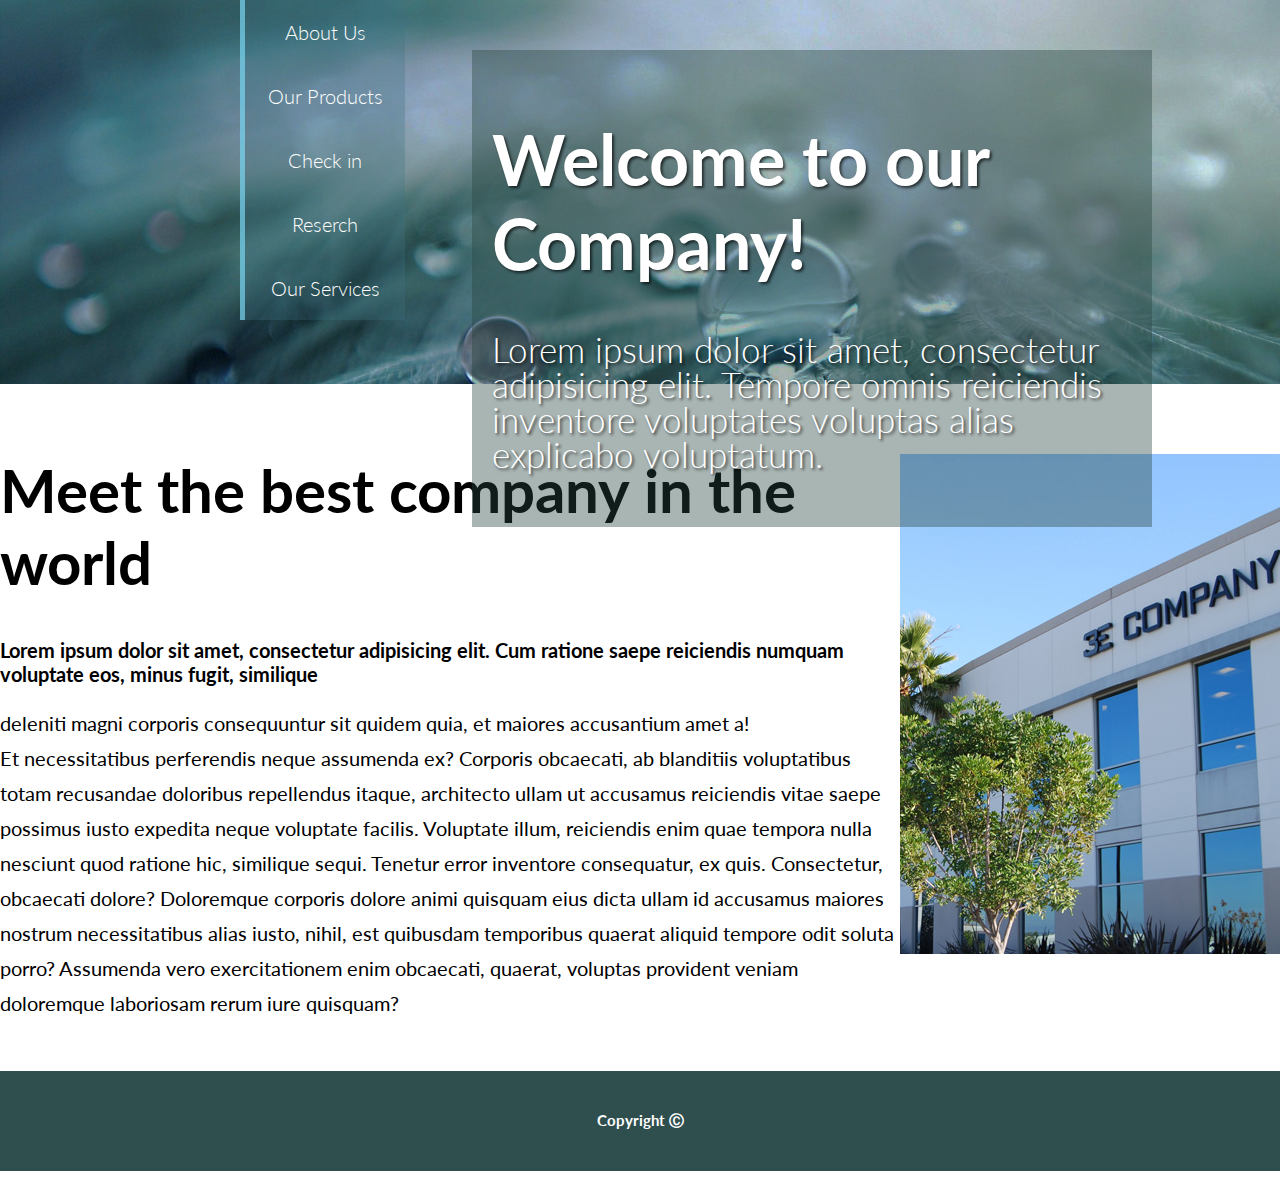
<file: doboz position/index.html>
<!DOCTYPE html>
<html lang="en">
<head>
  <meta charset="UTF-8">
  <meta name="viewport" content="width=device-width, initial-scale=1.0">
  <meta http-equiv="X-UA-Compatible" content="ie=edge">
  <link href="https://fonts.googleapis.com/css?family=Lato:300,400" rel="stylesheet">
  <link rel="stylesheet" href="style.css">
       
  <title>Document</title>
</head>
<body>
<div class="header-container">
  <header>
   <div class="banner">
         <nav class="menu-container">
        <ul class="menu">
            <li class="menu-item">About Us</li>
            <li class="menu-item"> Our Products </li>
            <li class="menu-item"> Check in </li>
            <li class="menu-item">Reserch</li>
            <li class="menu-item">Our Services</li>    
        </ul>
    </nav>  
  </div>
    <div class="company-intro">
    <h1> Welcome to our Company! </h1>
      <p>
    Lorem ipsum dolor sit amet, consectetur adipisicing elit. Tempore omnis reiciendis inventore voluptates voluptas alias explicabo voluptatum.
      </p>
    </div>
    
  </header>
</div>
<main class="main-container">
  <img class="company-image" src="./company.jpg" alt="">
    <div class="h1"><h1>Meet the best company in the world</h1>
    </div>
<div class="lead">
  Lorem ipsum dolor sit amet, consectetur adipisicing elit. Cum ratione saepe reiciendis numquam voluptate eos, minus fugit, similique
</div>
<p>
 deleniti magni corporis consequuntur sit quidem quia, et maiores accusantium amet a! <br>
Et necessitatibus perferendis neque assumenda ex? Corporis obcaecati, ab blanditiis voluptatibus totam recusandae doloribus repellendus itaque, architecto ullam ut accusamus reiciendis vitae saepe possimus iusto expedita neque voluptate facilis. Voluptate illum, reiciendis enim quae tempora nulla nesciunt quod ratione hic, similique sequi. Tenetur error inventore consequatur, ex quis. Consectetur, obcaecati dolore? Doloremque corporis dolore animi quisquam eius dicta ullam id accusamus maiores nostrum necessitatibus alias iusto, nihil, est quibusdam temporibus quaerat aliquid tempore odit soluta porro? Assumenda vero exercitationem enim obcaecati, quaerat, voluptas provident veniam doloremque laboriosam rerum iure quisquam?
</p>
</main>
<footer>
   Copyright Ⓒ
</footer>

</body>
</html>
</file>
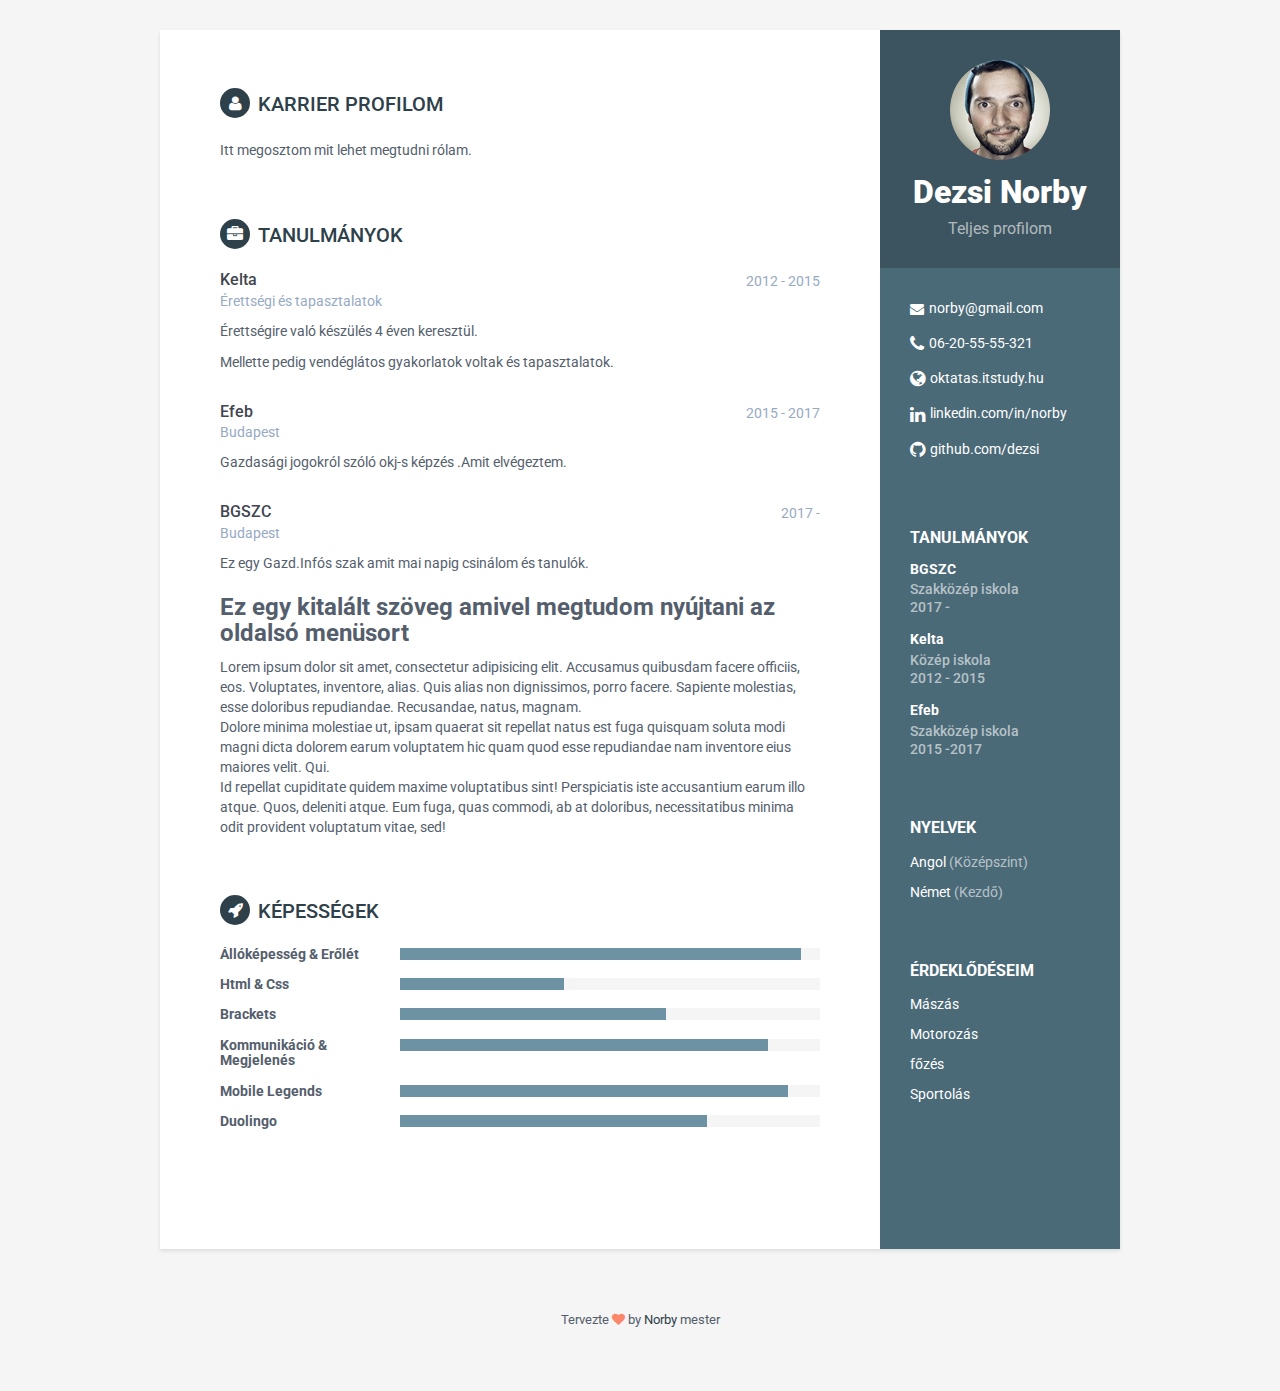
<file: Oneletrajz/index.html>
<!DOCTYPE html>
<!--[if IE 8]> <html lang="en" class="ie8"> <![endif]-->  
<!--[if IE 9]> <html lang="en" class="ie9"> <![endif]-->  
<!--[if !IE]><!--> <html lang="hu"> <!--<![endif]-->  
<head>
    <title>My website</title>
    <!-- Meta -->
    <meta charset="utf-8">
    <meta http-equiv="X-UA-Compatible" content="IE=edge">
    <meta name="viewport" content="width=device-width, initial-scale=1.0">
    <meta name="description" content="Responsive HTML5 Resume/CV Template for Developers">
    <meta name="author" content="Xiaoying Riley at 3rd Wave Media">    
    <link rel="shortcut icon" href="favicon.ico">  
    <link href='https://fonts.googleapis.com/css?family=Roboto:400,500,400italic,300italic,300,500italic,700,700italic,900,900italic' rel='stylesheet' type='text/css'>
    <!-- Global CSS -->
    <link rel="stylesheet" href="assets/plugins/bootstrap/css/bootstrap.min.css">   
    <!-- Plugins CSS -->
    <link rel="stylesheet" href="assets/plugins/font-awesome/css/font-awesome.css">
  
    <!-- Theme CSS -->  
    <link id="theme-style" rel="stylesheet" href="assets/css/styles-6.css" >
    <!-- HTML5 shim and Respond.js for IE8 support of HTML5 elements and media queries -->
    <!--[if lt IE 9]>
      <script src="https://oss.maxcdn.com/html5shiv/3.7.2/html5shiv.min.js"></script>
      <script src="https://oss.maxcdn.com/respond/1.4.2/respond.min.js"></script>
    <![endif]-->
</head> 

<body>
    <div class="wrapper">
        <div class="sidebar-wrapper">
            <div class="profile-container">
                <img class="profile" src="assets/images/profile.png" alt="" />
                <h1 class="name">Dezsi Norby</h1>
                <h3 class="tagline">Teljes profilom</h3>
            </div><!--//profile-container-->
            
            <div class="contact-container container-block">
                <ul class="list-unstyled contact-list">
                    <li class="email"><i class="fa fa-envelope"></i><a href="mailto: yourname@email.com">norby@gmail.com</a></li>
                    <li class="phone"><i class="fa fa-phone"></i><a href="tel:0123 456 789">06-20-55-55-321</a></li>
                    <li class="website"><i class="fa fa-globe"></i><a href="http://themes.3rdwavemedia.com/website-templates/free-responsive-website-template-for-developers/" target="_blank">oktatas.itstudy.hu</a></li>
                    <li class="linkedin"><i class="fa fa-linkedin"></i><a href="#" target="_blank">linkedin.com/in/norby</a></li>
                    <li class="github"><i class="fa fa-github"></i><a href="#" target="_blank">github.com/dezsi</a></li>
                    
                </ul>
            </div><!--//contact-container-->
            <div class="education-container container-block">
                <h2 class="container-block-title">Tanulmányok</h2>
                
                   <div class="item">
                    <h4 class="degree">BGSZC</h4>
                    <h5 class="meta">Szakközép iskola </h5>
                    <div class="time">2017 - </div>
                </div><!--//item-->
                
                   <div class="item">
                    <h4 class="degree">Kelta</h4>
                    <h5 class="meta">Közép iskola</h5>
                    <div class="time">2012 - 2015</div>
                </div><!--//item-->
                
                <div class="item">
                    <h4 class="degree">Efeb</h4>
                    <h5 class="meta">Szakközép iskola </h5>
                    <div class="time">2015 -2017 </div>
                </div><!--//item-->
                
            </div><!--//education-container-->
            
                   
            
               <div class="languages-container container-block">
                <h2 class="container-block-title">Nyelvek</h2>
                <ul class="list-unstyled interests-list">
                    <li>Angol <span class="lang-desc">(Középszint)</span></li>
                    <li>Német <span class="lang-desc">(Kezdő)</span></li>
                    
                </ul>
            </div><!--//interests-->
            
            <div class="interests-container container-block">
                <h2 class="container-block-title">Érdeklődéseim</h2>
                <ul class="list-unstyled interests-list">
                    <li>Mászás</li>
                    <li>Motorozás</li>
                    <li>főzés</li>
                    <li>Sportolás</li>
                </ul>
            </div><!--//interests-->
            
        </div><!--//sidebar-wrapper-->
        
        <div class="main-wrapper">
            
            <section class="section summary-section">
                <h2 class="section-title"><i class="fa fa-user"></i>Karrier profilom</h2>
                <div class="summary">
                    <p>Itt megosztom mit lehet megtudni rólam.</p>
                </div><!--//summary-->
            </section><!--//section-->
            
            <section class="section experiences-section">
                <h2 class="section-title"><i class="fa fa-briefcase"></i>Tanulmányok</h2>
                
                <div class="item">
                    <div class="meta">
                        <div class="upper-row">
                            <h3 class="job-title"> Kelta </h3>
                            <div class="time">2012 - 2015</div>
                        </div><!--//upper-row-->
                        <div class="company">Érettségi és tapasztalatok</div>
                    </div><!--//meta-->
                    <div class="details">
                        <p>Érettségire való készülés 4 éven keresztül.</p>  
                        <p>Mellette pedig vendéglátos gyakorlatok voltak és tapasztalatok. </p>
                    </div><!--//details-->
                </div><!--//item-->
                <div class="item">
                    <div class="meta">
                        <div class="upper-row">
                            <h3 class="job-title">Efeb</h3>
                            <div class="time">2015 - 2017</div>
                        </div><!--//upper-row-->
                        <div class="company">Budapest</div>
                    </div><!--//meta-->
                    <div class="details">
                        <p>Gazdasági jogokról szóló okj-s képzés .Amit elvégeztem.</p>  
                    </div><!--//details-->
                </div><!--//item-->
                
                   <div class="item">
                    <div class="meta">
                        <div class="upper-row">
                            <h3 class="job-title">BGSZC</h3>
                            <div class="time">2017 - </div>
                        </div><!--//upper-row-->
                        <div class="company">Budapest</div>
                    </div><!--//meta-->
                    <div class="details">
                        <p>Ez egy Gazd.Infós szak amit mai napig csinálom és tanulók.</p>  
                        
                    </div><!--//details-->
                    <h3>Ez egy kitalált szöveg amivel megtudom nyújtani az oldalsó menüsort</h3>
                    
                   <div>Lorem ipsum dolor sit amet, consectetur adipisicing elit. Accusamus quibusdam facere officiis, eos. Voluptates, inventore, alias. Quis alias non dignissimos, porro facere. Sapiente molestias, esse doloribus repudiandae. Recusandae, natus, magnam.</div>
                   <div>Dolore minima molestiae ut, ipsam quaerat sit repellat natus est fuga quisquam soluta modi magni dicta dolorem earum voluptatem hic quam quod esse repudiandae nam inventore eius maiores velit. Qui.</div>
                   <div>Id repellat cupiditate quidem maxime voluptatibus sint! Perspiciatis iste accusantium earum illo atque. Quos, deleniti atque. Eum fuga, quas commodi, ab at doloribus, necessitatibus minima odit provident voluptatum vitae, sed!</div>
                </div><!--//item-->
                
                
                
            </section><!--//section-->
            
           
            
            <section class="skills-section section">
                <h2 class="section-title"><i class="fa fa-rocket"></i>Képességek </h2>
                <div class="skillset">        
                    <div class="item">
                        <h3 class="level-title">Állóképesség &amp; Erőlét</h3>
                        <div class="level-bar">
                            <div class="level-bar-inner" data-level="98%">
                            </div>                                      
                        </div><!--//level-bar-->                                 
                    </div><!--//item-->
                    
                    <div class="item">
                        <h3 class="level-title">Html &amp; Css</h3>
                        <div class="level-bar">
                            <div class="level-bar-inner" data-level="40%">
                            </div>                                      
                        </div><!--//level-bar-->                                 
                    </div><!--//item-->
                    
                    <div class="item">
                        <h3 class="level-title">Brackets</h3>
                        <div class="level-bar">
                            <div class="level-bar-inner" data-level="65%">
                            </div>                                      
                        </div><!--//level-bar-->                                 
                    </div><!--//item-->
                    
                    <div class="item">
                        <h3 class="level-title">Kommunikáció &amp; Megjelenés</h3>
                        <div class="level-bar">
                            <div class="level-bar-inner" data-level="90%">
                            </div>                                      
                        </div><!--//level-bar-->                                 
                    </div><!--//item-->
                    
                    <div class="item">
                        <h3 class="level-title">Mobile Legends </h3>
                        <div class="level-bar">
                            <div class="level-bar-inner" data-level="95%">
                            </div>                                      
                        </div><!--//level-bar-->                                 
                    </div><!--//item-->
                    
                    <div class="item">
                        <h3 class="level-title">Duolingo </h3>
                        <div class="level-bar">
                            <div class="level-bar-inner" data-level="75%">
                            </div>                                      
                        </div><!--//level-bar-->                                 
                    </div><!--//item-->
                    
                </div>  
            </section><!--//skills-section-->
            
        </div><!--//main-body-->
    </div>
 
    <footer class="footer">
        <div class="text-center">
                <!--/* This template is released under the Creative Commons Attribution 3.0 License. Please keep the attribution link below when using for your own project. Thank you for your support. :) If you'd like to use the template without the attribution, you can check out other license options via our website: themes.3rdwavemedia.com */-->
                <small class="copyright">Tervezte <i class="fa fa-heart"></i> by <a href="http://themes.3rdwavemedia.com" target="_blank">Norby</a> mester</small>
        </div><!--//container-->
    </footer><!--//footer-->
 
    <!-- Javascript -->          
    <script type="text/javascript" src="assets/plugins/jquery-1.11.3.min.js"></script>
    <script type="text/javascript" src="assets/plugins/bootstrap/js/bootstrap.min.js"></script>    
    <!-- custom js -->
    <script type="text/javascript" src="assets/js/main.js"></script>            
</body>
</html>
</file>
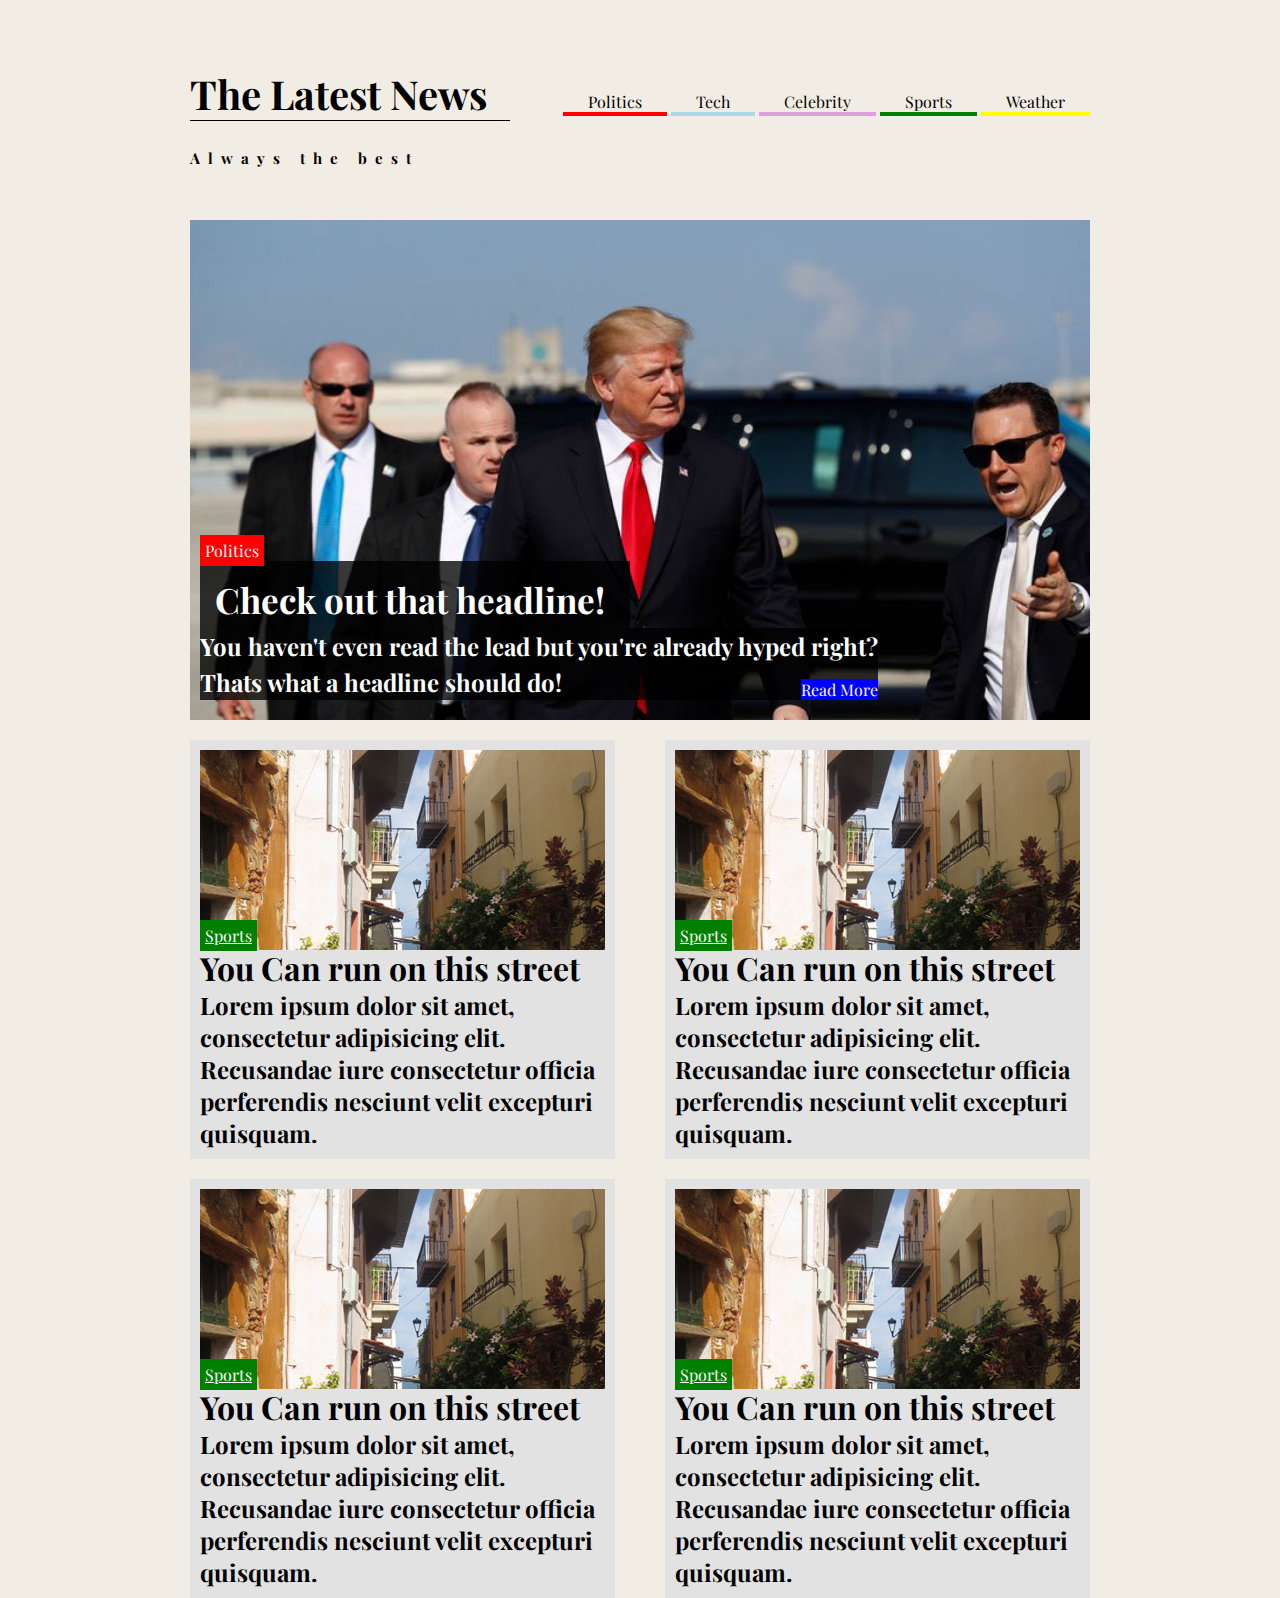
<file: start/index.html>
<!DOCTYPE html>
<html lang="en">
<head>
    <meta charset="UTF-8">
    <meta name="viewport" content="width=device-width, initial-scale=1.0">
    <meta http-equiv="X-UA-Compatible" content="ie=edge">
    <link rel="stylesheet" href="./style.css">
    <link href="https://fonts.googleapis.com/css?family=Playfair+Display:400,700" rel="stylesheet">
    <link href="https://fonts.googleapis.com/css?family=Merriweather" rel="stylesheet">
    <title>The News</title>
</head>
<body>
<header>
    <div class="logo">
        <h1>The Latest News</h1>
        <h2>Always the best</h2>
    </div>
    <nav class="menu-container">
        <ul class="menu">
            <li class="menu-item"><a href="#">Politics</a></li>
            <li class="menu-item"><a href="#">Tech</a></li>
            <li class="menu-item"><a href="#">Celebrity</a></li>
            <li class="menu-item"><a href="#">Sports</a></li>
            <li class="menu-item"><a href="#">Weather</a></li>
        </ul>
    </nav>
</header>
<main>
    <div class="main-article">
        <div class="crop">
            <img class="main-article-image" src="./banner.jpg" alt="">
        </div>
        <div class="main-article-content">
            <div class="tag tag-politics"> <a href="#">Politics</a></div>
            <h1 class="line">Check out that headline!</h1>
            <h2 class="line2">You haven't even read the lead but you're already hyped right? <br> Thats what a headline should do! </h2>
            <div class="continue-to-article"><a href="#">Read More</a></div>
        </div>
    </div>
    <div class="article-half-width article-left">
       <div class="half-width-crop">
            <img src="./img_chania.jpg" alt="">
       </div> 
        <div class="tag tag-sports"> <a href="#">Sports</a></div>
       <h1>You Can run on  this street</h1>
       <h2>Lorem ipsum dolor sit amet, consectetur adipisicing elit. Recusandae iure consectetur officia perferendis nesciunt velit excepturi quisquam.</h2>
    </div>
    <div class="article-half-width article-right">
       <div class="half-width-crop">
            <img src="./img_chania.jpg" alt="">
       </div> 
        <div class="tag tag-sports"> <a href="#">Sports</a></div>
       <h1>You Can run on  this street</h1>
       <h2>Lorem ipsum dolor sit amet, consectetur adipisicing elit. Recusandae iure consectetur officia perferendis nesciunt velit excepturi quisquam.</h2>
    </div>
     <div class="article-half-width article-left">
       <div class="half-width-crop">
            <img src="./img_chania.jpg" alt="">
       </div> 
        <div class="tag tag-sports"> <a href="#">Sports</a></div>
       <h1>You Can run on  this street</h1>
       <h2>Lorem ipsum dolor sit amet, consectetur adipisicing elit. Recusandae iure consectetur officia perferendis nesciunt velit excepturi quisquam.</h2>
    </div>
    <div class="article-half-width article-right">
       <div class="half-width-crop">
            <img src="./img_chania.jpg" alt="">
       </div> 
        <div class="tag tag-sports"> <a href="#">Sports</a></div>
       <h1>You Can run on  this street</h1>
       <h2>Lorem ipsum dolor sit amet, consectetur adipisicing elit. Recusandae iure consectetur officia perferendis nesciunt velit excepturi quisquam.</h2>
    </div>
</main>



</body>
</html>
</file>
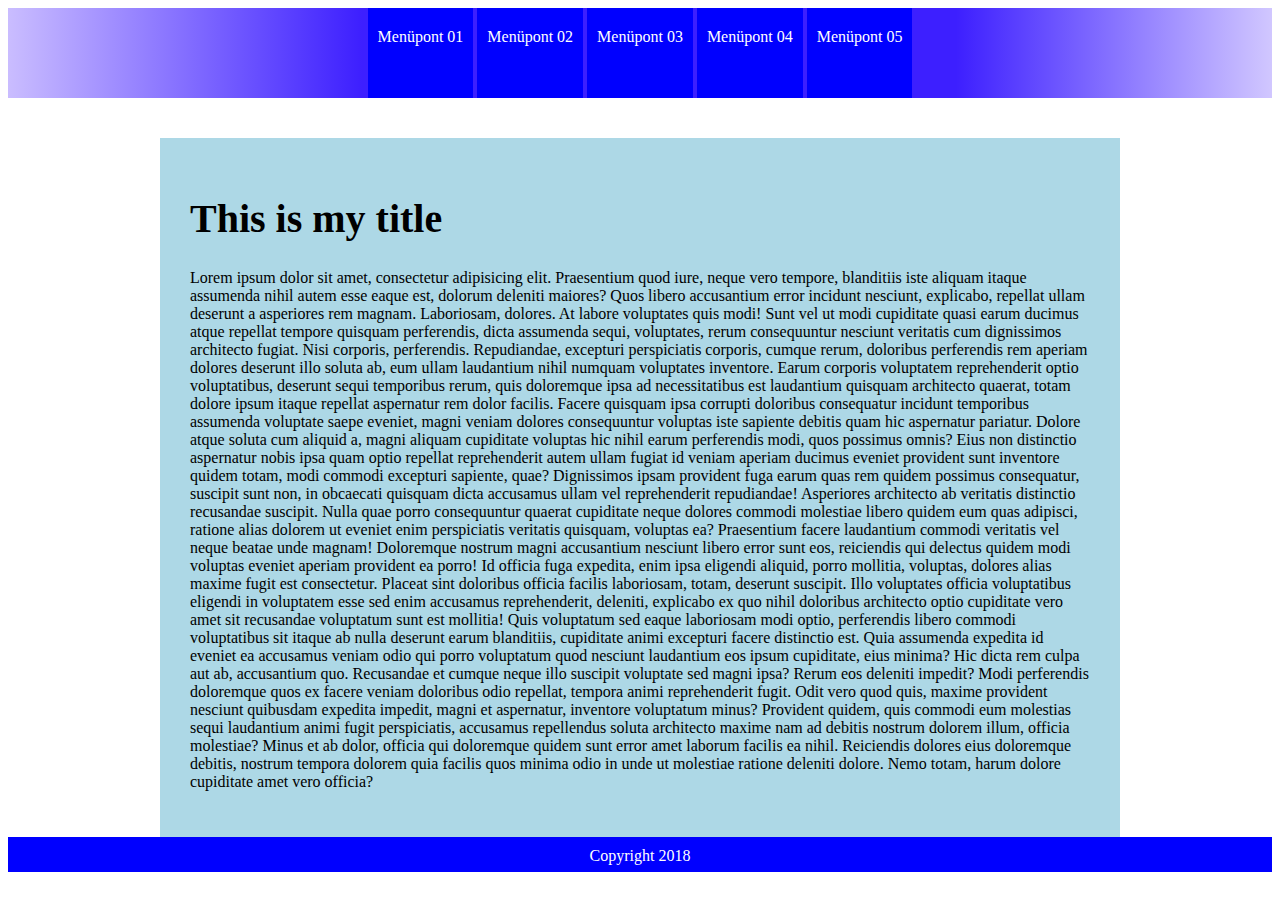
<file: dropdown-menu/fix-dropdown-menu.html>
<!DOCTYPE html>
<html lang="en">
<head>
    <meta charset="UTF-8">
    <title>Document</title>
    <link rel="stylesheet" href="./fix-dropdown-menu.css">
</head>
<body>
    <header>
<!--        nav.main-menu-container>ul.main-menu>li.main-menu-item{Menüpont $$}*5-->
       
           <nav class="main-menu-container">
            <ul class="main-menu">
                <li class="main-menu-item">Menüpont 01</li>
                <li class="main-menu-item">Menüpont 02</li>
                <li class="main-menu-item">Menüpont 03</li>
                <li class="main-menu-item">Menüpont 04</li>
                <li class="main-menu-item">Menüpont 05</li>
                
            </ul>
        </nav>
        
    </header>
    <main>
        
        <h1>This is my title</h1>
        <p>
        Lorem ipsum dolor sit amet, consectetur adipisicing elit. Praesentium quod iure, neque vero tempore, blanditiis iste aliquam itaque assumenda nihil autem esse eaque est, dolorum deleniti maiores? Quos libero accusantium error incidunt nesciunt, explicabo, repellat ullam deserunt a asperiores rem magnam. Laboriosam, dolores. At labore voluptates quis modi! Sunt vel ut modi cupiditate quasi earum ducimus atque repellat tempore quisquam perferendis, dicta assumenda sequi, voluptates, rerum consequuntur nesciunt veritatis cum dignissimos architecto fugiat. Nisi corporis, perferendis. Repudiandae, excepturi perspiciatis corporis, cumque rerum, doloribus perferendis rem aperiam dolores deserunt illo soluta ab, eum ullam laudantium nihil numquam voluptates inventore. Earum corporis voluptatem reprehenderit optio voluptatibus, deserunt sequi temporibus rerum, quis doloremque ipsa ad necessitatibus est laudantium quisquam architecto quaerat, totam dolore ipsum itaque repellat aspernatur rem dolor facilis. Facere quisquam ipsa corrupti doloribus consequatur incidunt temporibus assumenda voluptate saepe eveniet, magni veniam dolores consequuntur voluptas iste sapiente debitis quam hic aspernatur pariatur. Dolore atque soluta cum aliquid a, magni aliquam cupiditate voluptas hic nihil earum perferendis modi, quos possimus omnis? Eius non distinctio aspernatur nobis ipsa quam optio repellat reprehenderit autem ullam fugiat id veniam aperiam ducimus eveniet provident sunt inventore quidem totam, modi commodi excepturi sapiente, quae? Dignissimos ipsam provident fuga earum quas rem quidem possimus consequatur, suscipit sunt non, in obcaecati quisquam dicta accusamus ullam vel reprehenderit repudiandae! Asperiores architecto ab veritatis distinctio recusandae suscipit. Nulla quae porro consequuntur quaerat cupiditate neque dolores commodi molestiae libero quidem eum quas adipisci, ratione alias dolorem ut eveniet enim perspiciatis veritatis quisquam, voluptas ea? Praesentium facere laudantium commodi veritatis vel neque beatae unde magnam! Doloremque nostrum magni accusantium nesciunt libero error sunt eos, reiciendis qui delectus quidem modi voluptas eveniet aperiam provident ea porro! Id officia fuga expedita, enim ipsa eligendi aliquid, porro mollitia, voluptas, dolores alias maxime fugit est consectetur. Placeat sint doloribus officia facilis laboriosam, totam, deserunt suscipit. Illo voluptates officia voluptatibus eligendi in voluptatem esse sed enim accusamus reprehenderit, deleniti, explicabo ex quo nihil doloribus architecto optio cupiditate vero amet sit recusandae voluptatum sunt est mollitia! Quis voluptatum sed eaque laboriosam modi optio, perferendis libero commodi voluptatibus sit itaque ab nulla deserunt earum blanditiis, cupiditate animi excepturi facere distinctio est. Quia assumenda expedita id eveniet ea accusamus veniam odio qui porro voluptatum quod nesciunt laudantium eos ipsum cupiditate, eius minima? Hic dicta rem culpa aut ab, accusantium quo. Recusandae et cumque neque illo suscipit voluptate sed magni ipsa? Rerum eos deleniti impedit? Modi perferendis doloremque quos ex facere veniam doloribus odio repellat, tempora animi reprehenderit fugit. Odit vero quod quis, maxime provident nesciunt quibusdam expedita impedit, magni et aspernatur, inventore voluptatum minus? Provident quidem, quis commodi eum molestias sequi laudantium animi fugit perspiciatis, accusamus repellendus soluta architecto maxime nam ad debitis nostrum dolorem illum, officia molestiae? Minus et ab dolor, officia qui doloremque quidem sunt error amet laborum facilis ea nihil. Reiciendis dolores eius doloremque debitis, nostrum tempora dolorem quia facilis quos minima odio in unde ut molestiae ratione deleniti dolore. Nemo totam, harum dolore cupiditate amet vero officia?
        </p>
    </main>
    <footer>
        Copyright 2018
    </footer>
</body>
</html>
</file>
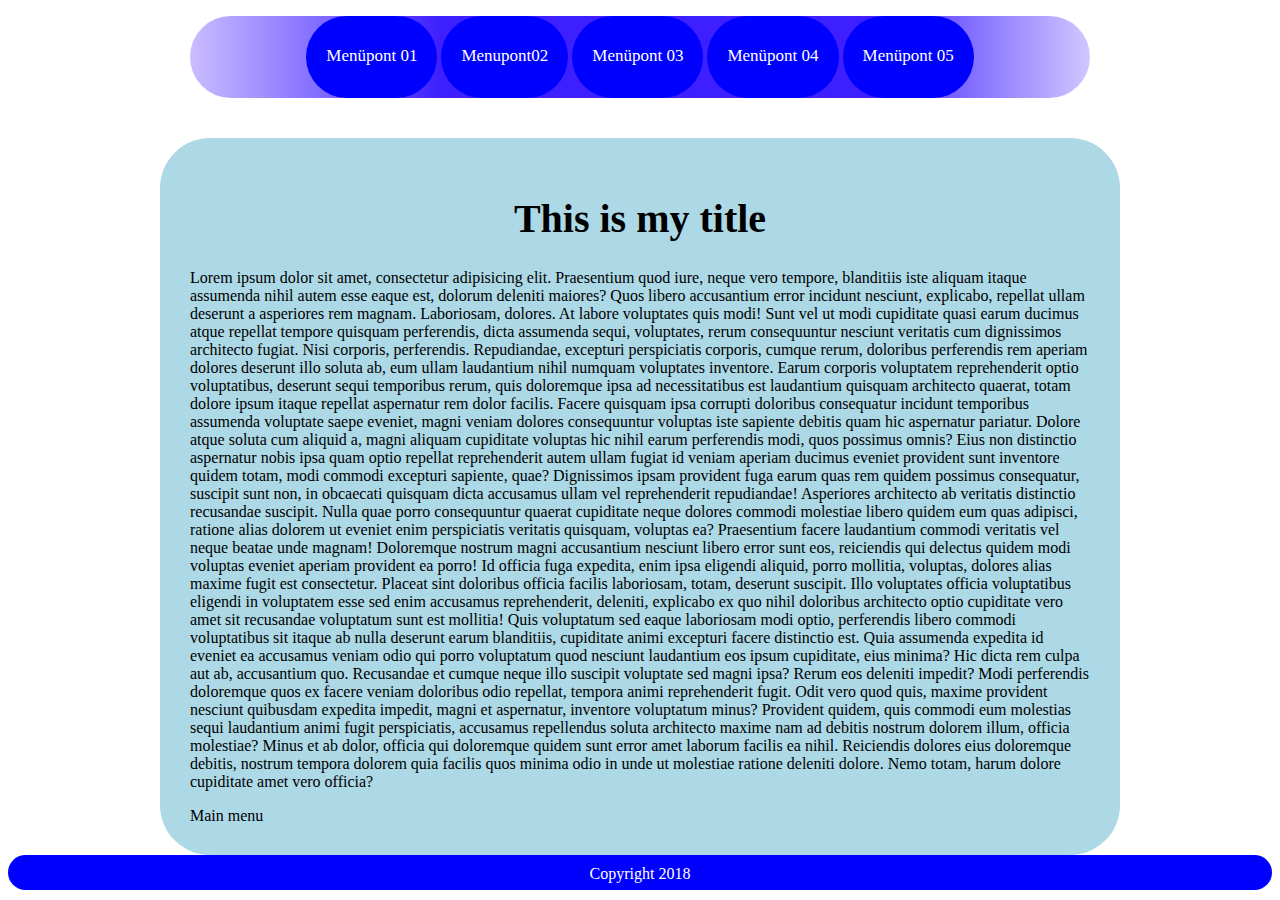
<file: dropdown-menu/fix-dropdown-menu2.html>
<!DOCTYPE html>
<html lang="en">
<head>
    <meta charset="UTF-8">
    <title>Document</title>
    <link rel="stylesheet" href="./fix-dropdown-menu2.css">
</head>
<body>
    <header>
<!--        nav.main-menu-container>ul.main-menu>li.main-menu-item{Menüpont $$}*5-->
       
           <nav class="main-menu-container">
            <ul class="main-menu">
                <li class="main-menu-item">Menüpont 01</li>
                <li class="main-menu-item">
                    Menupont02

                    <ul class="submenu">
                        <li class="submenu-item">submenu1</li>
                        <li class="submenu-item">submenu2</li>
                        <li class="submenu-item">submenu3</li>     
                    </ul>
                    </li>         
                        <li class="main-menu-item">Menüpont 03</li>
                        <li class="main-menu-item">Menüpont 04
                
                     <ul class="submenu">
                        <li class="submenu-item">submenu1</li>
                        <li class="submenu-item">submenu2</li>
                        <li class="submenu-item">submenu3</li>     
                    </ul>
                    
                
                    </li>
                        <li class="main-menu-item">Menüpont 05</li>
                
                    </ul>
            </nav>
        
    </header>
    <main>
        
        <h1>This is my title</h1>
        <p>
        Lorem ipsum dolor sit amet, consectetur adipisicing elit. Praesentium quod iure, neque vero tempore, blanditiis iste aliquam itaque assumenda nihil autem esse eaque est, dolorum deleniti maiores? Quos libero accusantium error incidunt nesciunt, explicabo, repellat ullam deserunt a asperiores rem magnam. Laboriosam, dolores. At labore voluptates quis modi! Sunt vel ut modi cupiditate quasi earum ducimus atque repellat tempore quisquam perferendis, dicta assumenda sequi, voluptates, rerum consequuntur nesciunt veritatis cum dignissimos architecto fugiat. Nisi corporis, perferendis. Repudiandae, excepturi perspiciatis corporis, cumque rerum, doloribus perferendis rem aperiam dolores deserunt illo soluta ab, eum ullam laudantium nihil numquam voluptates inventore. Earum corporis voluptatem reprehenderit optio voluptatibus, deserunt sequi temporibus rerum, quis doloremque ipsa ad necessitatibus est laudantium quisquam architecto quaerat, totam dolore ipsum itaque repellat aspernatur rem dolor facilis. Facere quisquam ipsa corrupti doloribus consequatur incidunt temporibus assumenda voluptate saepe eveniet, magni veniam dolores consequuntur voluptas iste sapiente debitis quam hic aspernatur pariatur. Dolore atque soluta cum aliquid a, magni aliquam cupiditate voluptas hic nihil earum perferendis modi, quos possimus omnis? Eius non distinctio aspernatur nobis ipsa quam optio repellat reprehenderit autem ullam fugiat id veniam aperiam ducimus eveniet provident sunt inventore quidem totam, modi commodi excepturi sapiente, quae? Dignissimos ipsam provident fuga earum quas rem quidem possimus consequatur, suscipit sunt non, in obcaecati quisquam dicta accusamus ullam vel reprehenderit repudiandae! Asperiores architecto ab veritatis distinctio recusandae suscipit. Nulla quae porro consequuntur quaerat cupiditate neque dolores commodi molestiae libero quidem eum quas adipisci, ratione alias dolorem ut eveniet enim perspiciatis veritatis quisquam, voluptas ea? Praesentium facere laudantium commodi veritatis vel neque beatae unde magnam! Doloremque nostrum magni accusantium nesciunt libero error sunt eos, reiciendis qui delectus quidem modi voluptas eveniet aperiam provident ea porro! Id officia fuga expedita, enim ipsa eligendi aliquid, porro mollitia, voluptas, dolores alias maxime fugit est consectetur. Placeat sint doloribus officia facilis laboriosam, totam, deserunt suscipit. Illo voluptates officia voluptatibus eligendi in voluptatem esse sed enim accusamus reprehenderit, deleniti, explicabo ex quo nihil doloribus architecto optio cupiditate vero amet sit recusandae voluptatum sunt est mollitia! Quis voluptatum sed eaque laboriosam modi optio, perferendis libero commodi voluptatibus sit itaque ab nulla deserunt earum blanditiis, cupiditate animi excepturi facere distinctio est. Quia assumenda expedita id eveniet ea accusamus veniam odio qui porro voluptatum quod nesciunt laudantium eos ipsum cupiditate, eius minima? Hic dicta rem culpa aut ab, accusantium quo. Recusandae et cumque neque illo suscipit voluptate sed magni ipsa? Rerum eos deleniti impedit? Modi perferendis doloremque quos ex facere veniam doloribus odio repellat, tempora animi reprehenderit fugit. Odit vero quod quis, maxime provident nesciunt quibusdam expedita impedit, magni et aspernatur, inventore voluptatum minus? Provident quidem, quis commodi eum molestias sequi laudantium animi fugit perspiciatis, accusamus repellendus soluta architecto maxime nam ad debitis nostrum dolorem illum, officia molestiae? Minus et ab dolor, officia qui doloremque quidem sunt error amet laborum facilis ea nihil. Reiciendis dolores eius doloremque debitis, nostrum tempora dolorem quia facilis quos minima odio in unde ut molestiae ratione deleniti dolore. Nemo totam, harum dolore cupiditate amet vero officia?
        </p>
    
                    <input type="checkbox" id="menu-checkbox" class="menu-checkbox-input">
                    <label for="menu-checkbox" class="menu-checkbox-label">Main menu</label>
<!--    ul.gombos-menu>li.gombos-menu-item{menupont$$}*3-->
               <ul class="gombos-menu">
                   <li class="gombos-menu-item">menupont01</li>
                   <li class="gombos-menu-item">menupont02</li>
                   <li class="gombos-menu-item">menupont03</li>
               </ul>
    
    </main>
    <footer>
        Copyright 2018
    </footer>
</body>
</html>
</file>
<file: doboz position/style.css>
/*csslint fallback-colors: false, order-alphabetical: false, box-model: false*/

body {
  margin:0 ;
  padding: 0;
  font-family: 'Lato', sans-serif;
    
}

.header-container {
  /* 100% lesz a szélessége: */
  background-size: 100%;
  position: relative;
  /* ennek az elemnek a magassága a böngésző szélességének 40%-a (verticalWidth) */
  height: 30vw;
    margin-bottom: 70px;
}
header {

  font-weight: 300;
}
img
{
float: right;    
}
nav {
/*  margin-top: 30px;*/
/*  width: 1000px;*/
  margin: 0 100px;
    
}

.menu
{
    margin: 0;
    position: relative;
    left: 100px;
}
.menu-item {

  
 list-style: none;
 padding: 20px 20px;
  width: 120px;
  background-color: rgba(63,117,134, 0.3);
  color: white;
  text-align: center;
 border-left: 5px solid rgba(129, 225, 255, 0.63);
    font-size: 20px;
    
    
    
}

.menu-item:hover  {
  padding: 25px 25px;
    cursor: pointer;
    background-color: #4cc3c3;
    transition: all 0.2s ease-in-out;
    
    
}
.company-intro
{
    position: absolute;
    background-color: rgba(40, 70, 66, 0.4);
    text-shadow: 2px 2px 3px rgba(0, 0, 0, 0.65);
    right: 10vw;
    top: 50px;
    padding: 20px;
    font-size: 35px;
    width: 50%;
    color: white;
        
    
}

.banner
{
    background-image: url(banner.jpg);
    background-size: 100%;
    height: 30vw;
    width: 100%;
    
}

.main-container
{
   width: 1300px ;
    margin: 0 auto;
    margin-bottom: 50px;
    
    font-size: 20px;
}
p{
    line-height: 35px;
}
.h1
{
    font-size: 30px;
    
}
{
    
}
footer
{
    text-align: center;
    margin: 0 auto;
    padding: 40px 40px;
    background-color: darkslategrey;
    font-weight: bold;
    font-size: 15px;
    color: white;
    margin-bottom: 20px;
    
    
}
.lead
{
    font-weight: bold;
}
</file>
<file: Oneletrajz/assets/css/styles-6.css>
/*   
 * Template Name: Orbit - Responsive Resume/CV Template for Developers
 * Version: 1.0
 * Author: Xiaoying Riley
 * Twitter: @3rdwave_themes
 * License: Creative Commons Attribution 3.0 License
 * Website: http://themes.3rdwavemedia.com/
*/
/* styles-6.css */
/* ======= Base ======= */
body {
  font-family: 'Roboto', sans-serif;
  color: #545E6C;
  background: #f5f5f5;
  font-size: 14px;
  padding: 30px;
  -webkit-font-smoothing: antialiased;
  -moz-osx-font-smoothing: grayscale;
}
h1,
h2,
h3,
h4,
h5,
h6 {
  font-weight: 700;
}
a {
  color: #2e4049;
  -webkit-transition: all 0.4s ease-in-out;
  -moz-transition: all 0.4s ease-in-out;
  -ms-transition: all 0.4s ease-in-out;
  -o-transition: all 0.4s ease-in-out;
}
a:hover {
  text-decoration: underline;
  color: #10171a;
}
a:focus {
  text-decoration: none;
}
p {
  line-height: 1.5;
}
.wrapper {
  background: #4B6A78;
  max-width: 960px;
  margin: 0 auto;
  position: relative;
  -webkit-box-shadow: 0px 2px 4px rgba(0, 0, 0, 0.1);
  -moz-box-shadow: 0px 2px 4px rgba(0, 0, 0, 0.1);
  box-shadow: 0px 2px 4px rgba(0, 0, 0, 0.1);
}
.sidebar-wrapper {
  background: #4B6A78;
  position: absolute;
  right: 0;
  width: 240px;
  height: 100%;
  min-height: 800px;
  color: #fff;
}
.sidebar-wrapper a {
  color: #fff;
}
.sidebar-wrapper .profile-container {
  padding: 30px;
  background: rgba(0, 0, 0, 0.2);
  text-align: center;
  color: #fff;
}
.sidebar-wrapper .name {
  font-size: 32px;
  font-weight: 900;
  margin-top: 0;
  margin-bottom: 10px;
}
.sidebar-wrapper .tagline {
  color: rgba(255, 255, 255, 0.6);
  font-size: 16px;
  font-weight: 400;
  margin-top: 0;
  margin-bottom: 0;
}
.sidebar-wrapper .profile {
  margin-bottom: 15px;
}
.sidebar-wrapper .contact-list .fa {
  margin-right: 5px;
  font-size: 18px;
  vertical-align: middle;
}
.sidebar-wrapper .contact-list li {
  margin-bottom: 15px;
}
.sidebar-wrapper .contact-list li:last-child {
  margin-bottom: 0;
}
.sidebar-wrapper .contact-list .email .fa {
  font-size: 14px;
}
.sidebar-wrapper .container-block {
  padding: 30px;
}
.sidebar-wrapper .container-block-title {
  text-transform: uppercase;
  font-size: 16px;
  font-weight: 700;
  margin-top: 0;
  margin-bottom: 15px;
}
.sidebar-wrapper .degree {
  font-size: 14px;
  margin-top: 0;
  margin-bottom: 5px;
}
.sidebar-wrapper .education-container .item {
  margin-bottom: 15px;
}
.sidebar-wrapper .education-container .item:last-child {
  margin-bottom: 0;
}
.sidebar-wrapper .education-container .meta {
  color: rgba(255, 255, 255, 0.6);
  font-weight: 500;
  margin-bottom: 0px;
  margin-top: 0;
}
.sidebar-wrapper .education-container .time {
  color: rgba(255, 255, 255, 0.6);
  font-weight: 500;
  margin-bottom: 0px;
}
.sidebar-wrapper .languages-container .lang-desc {
  color: rgba(255, 255, 255, 0.6);
}
.sidebar-wrapper .languages-list {
  margin-bottom: 0;
}
.sidebar-wrapper .languages-list li {
  margin-bottom: 10px;
}
.sidebar-wrapper .languages-list li:last-child {
  margin-bottom: 0;
}
.sidebar-wrapper .interests-list {
  margin-bottom: 0;
}
.sidebar-wrapper .interests-list li {
  margin-bottom: 10px;
}
.sidebar-wrapper .interests-list li:last-child {
  margin-bottom: 0;
}
.main-wrapper {
  background: #fff;
  padding: 60px;
  padding-right: 300px;
}
.main-wrapper .section-title {
  text-transform: uppercase;
  font-size: 20px;
  font-weight: 500;
  color: #2e4049;
  position: relative;
  margin-top: 0;
  margin-bottom: 20px;
}
.main-wrapper .section-title .fa {
  width: 30px;
  height: 30px;
  margin-right: 8px;
  display: inline-block;
  color: #fff;
  -webkit-border-radius: 50%;
  -moz-border-radius: 50%;
  -ms-border-radius: 50%;
  -o-border-radius: 50%;
  border-radius: 50%;
  -moz-background-clip: padding;
  -webkit-background-clip: padding-box;
  background-clip: padding-box;
  background: #2e4049;
  text-align: center;
  padding-top: 8px;
  font-size: 16px;
  position: relative;
  top: -2px;
}
.main-wrapper .section {
  margin-bottom: 60px;
}
.main-wrapper .experiences-section .item {
  margin-bottom: 30px;
}
.main-wrapper .upper-row {
  position: relative;
  overflow: hidden;
  margin-bottom: 2px;
}
.main-wrapper .job-title {
  color: #3F4650;
  font-size: 16px;
  margin-top: 0;
  margin-bottom: 0;
  font-weight: 500;
}
.main-wrapper .time {
  position: absolute;
  right: 0;
  top: 0;
  color: #97AAC3;
}
.main-wrapper .company {
  margin-bottom: 10px;
  color: #97AAC3;
}
.main-wrapper .project-title {
  font-size: 16px;
  font-weight: 400;
  margin-top: 0;
  margin-bottom: 5px;
}
.main-wrapper .projects-section .intro {
  margin-bottom: 30px;
}
.main-wrapper .projects-section .item {
  margin-bottom: 15px;
}
.skillset .item {
  margin-bottom: 15px;
  overflow: hidden;
}
.skillset .level-title {
  font-size: 14px;
  margin-top: 0;
  margin-bottom: 12px;
}
.skillset .level-bar {
  height: 12px;
  background: #f5f5f5;
}
.skillset .level-bar-inner {
  height: 12px;
  background: #6c92a3;
}
.footer {
  padding: 30px;
  padding-top: 60px;
}
.footer .copyright {
  line-height: 1.6;
  color: #545E6C;
  font-size: 13px;
}
.footer .fa-heart {
  color: #fb866a;
}
/* Extra small devices (phones, less than 768px) */
@media (max-width: 767px) {
  .sidebar-wrapper {
    position: static;
    width: inherit;
  }
  .main-wrapper {
    padding: 30px;
  }
  .main-wrapper .time {
    position: static;
    display: block;
    margin-top: 5px;
  }
  .main-wrapper .upper-row {
    margin-bottom: 0;
  }
}
/* Small devices (tablets, 768px and up) */
/* Medium devices (desktops, 992px and up) */
@media (min-width: 992px) {
  .skillset .level-title {
    display: inline-block;
    float: left;
    width: 30%;
    margin-bottom: 0;
  }
  .skillset .level-bar {
    display: inline-block;
    width: 70%;
    float: left;
    position: relative;
    top: 1px;
  }
}
/* Large devices (large desktops, 1200px and up) */
/* Ex-Large devices (large desktops, 1200px and up) */
</file>
<file: start/style.css>
body {
    font-family: 'Playfair Display', serif;
    background-color: rgb(242, 237, 228);
}

header, main {
    width: 900px;
    margin: 40px auto 0 auto;
}


.logo{
    display: inline-block;
    width: 320px;
}

.logo > h1 {
    font-size: 40px;    
    border-bottom: 1px solid black;
}
.logo > h2 {
    font-size: 15px;
    letter-spacing: 8px;
}

/* jobbra igazitva */
.menu-container{
    float: right;
}

.menu {
    list-style: none;
}
.menu-item {
    display: inline-block;
    margin-top: 35px;
    padding: 0 25px;
}
.menu-item:nth-child(1) {
    border-bottom: 4px solid red;
}

.menu-item:nth-child(2) {
    border-bottom: 4px solid lightblue;
}

.menu-item:nth-child(3) {
    border-bottom: 4px solid plum;
}

.menu-item:nth-child(4) {
    border-bottom: 4px solid green
}

.menu-item:nth-child(5) {
    border-bottom: 4px solid yellow;
}

.menu-item a {
    text-decoration: none;
    color: black;
}

.menu-item:hover {
    border-bottom: 4px solid black;
}

.main-article {
    margin-top: 40px;
    position: relative;
}

.main-article-content > h1 {
    font-size: 35px;
    padding: 15px 15px 5px 15px;
}

.main-article-content > h2 {
    background-color: rgba(0, 0, 0, 0.767);
    color: white;
    line-height: 1.5;
}
.main-article-content p {
    width: 700px;
}

.crop {
    height: 500px;
    overflow: hidden;
}

.main-article-image {
    width: 100%;
    
}

/* positioning!!!!! */
.main-article {
}
.corp
{
    position: relative;
}
.main-article-content {
    position: absolute;
    top: 270px;
    margin-left: 10px;
    margin-top: 50px;
}

.tag a{
    color: white;
    padding: 5px;
}

.tag-politics a {
    background-color: red;
    text-decoration: none
}

.tag-sports a {
    background-color: green;
}

.tag-politics {
}
.continue-to-article{
    background-color: blue;
    color: white;
    margin-top: -32px;
}
.continue-to-article a {
    color: white;
    float: right;
    background-color: blue;
    position: absolute;
    right: 0;
    text-decoration: none;
    bottom: -12px;
}
.line
{
    background-color: rgba(0, 0, 0, 0.767);
    color: white;
    margin: 0 0;
   width: 400px;
    
}
.line2
{
    margin-top: 0;
    margin-bottom: 
}

.article-half-width {
    margin-top: 20px;
}

.half-width-crop{
    height: 200px;
    overflow: hidden;
}

.article-half-width .tag{
    margin-top: -25px;
}
.article-half-width h1, .article-half-width h2 {
    padding: 0;
    margin: 0;
}
.article-half-width h2 {
}
.article-half-width {
    width: 45%;
    background-color: #e2e2e2;
}

/* jobra */
.article-right {
    float: right;
    padding: 10px;
}
/* balra */
.article-left {
    float: left;
    padding: 10px;
}
</file>
<file: dropdown-menu/fix-dropdown-menu.css>
/*css specificity*/
/*csslint order-alphabetical: false*/
/*csslint box-model:false*/
/*a main menu-n belüli menü item*/
/*
.main-menu-item{
    color:blue;
    
}
*/

/*
.main-menu .main-menu-item
{
        color:black;
}
*/

/*az az elem aminek mindkettő class-a megvan*/
/*
.main-menu-item .elso-menupont
{
    color:red;

}*/
main{
    background-color: lightblue;
/*    tudjuk hogy a padding megnöveli az elem szélességét*/
    padding: 30px;
    width: 900px;
/*    padding-margin elso ertek alul-felul a masodik jobbra-balra*/

    margin: 0 auto;
}
footer{
    background-color: blue;
    color: white;
    text-align: center;
    padding-top: 10px;
    height: 25px;
    
}
h1{
    font-size: 40px;
}
.main-menu-container{
  
    background: rgba(202,189,255,1);
background: -moz-linear-gradient(left, rgba(202,189,255,1) 0%, rgba(61,31,255,1) 28%, rgba(61,31,255,1) 59%, rgba(61,31,255,1) 75%, rgba(209,199,255,1) 100%);
background: -webkit-gradient(left top, right top, color-stop(0%, rgba(202,189,255,1)), color-stop(28%, rgba(61,31,255,1)), color-stop(59%, rgba(61,31,255,1)), color-stop(75%, rgba(61,31,255,1)), color-stop(100%, rgba(209,199,255,1)));
background: -webkit-linear-gradient(left, rgba(202,189,255,1) 0%, rgba(61,31,255,1) 28%, rgba(61,31,255,1) 59%, rgba(61,31,255,1) 75%, rgba(209,199,255,1) 100%);
background: -o-linear-gradient(left, rgba(202,189,255,1) 0%, rgba(61,31,255,1) 28%, rgba(61,31,255,1) 59%, rgba(61,31,255,1) 75%, rgba(209,199,255,1) 100%);
background: -ms-linear-gradient(left, rgba(202,189,255,1) 0%, rgba(61,31,255,1) 28%, rgba(61,31,255,1) 59%, rgba(61,31,255,1) 75%, rgba(209,199,255,1) 100%);
background: linear-gradient(to right, rgba(202,189,255,1) 0%, rgba(61,31,255,1) 28%, rgba(61,31,255,1) 59%, rgba(61,31,255,1) 75%, rgba(209,199,255,1) 100%);
filter: progid:DXImageTransform.Microsoft.gradient( startColorstr='#cabdff', endColorstr='#d1c7ff', GradientType=1 );
/*    ez is kell ahhoz hogy a main-menu kozepen legyen */
    text-align: center;
    margin-bottom: 40px;
}

.main-menu{
    list-style: none;
    padding: 0;
    margin: 0 auto;
    width: 90%;
}
.main-menu-item{
    display: inline-block;
    padding: 20px 10px;
    height: 50px;
    background-color: blue;
    color: white;
    
}
</file>
<file: dropdown-menu/fix-dropdown-menu2.css>
/*css specificity*/
/*csslint order-alphabetical: false*/
/*csslint box-model:false*/
/*a main menu-n belüli menü item*/
/*
.main-menu-item{
    color:blue;
    
}
*/

/*
.main-menu .main-menu-item
{
        color:black;
}
*/

/*az az elem aminek mindkettő class-a megvan*/
/*
.main-menu-item .elso-menupont
{
    color:red;

}*/

main{
    background-color: lightblue;
/*    tudjuk hogy a padding megnöveli az elem szélességét*/
    padding: 30px;
    width: 900px;
/*    padding-margin elso ertek alul-felul a masodik jobbra-balra*/
/*a margin 0 auto, fix, és adott szélességű elemek esetén középre igazítja az adott elemet */
    margin: 0 auto;
    border-radius: 50px;
}
footer{
    background-color: blue;
    color: white;
    text-align: center;
    padding-top: 10px;
    height: 25px;
    border-radius: 50px;
}
h1{
    font-size: 40px;
/*    szöveg középre igazítása*/
    text-align: center;
}
.main-menu-container{
  
    background: rgba(202,189,255,1);
background: -moz-linear-gradient(left, rgba(202,189,255,1) 0%, rgba(61,31,255,1) 28%, rgba(61,31,255,1) 59%, rgba(61,31,255,1) 75%, rgba(209,199,255,1) 100%);
background: -webkit-gradient(left top, right top, color-stop(0%, rgba(202,189,255,1)), color-stop(28%, rgba(61,31,255,1)), color-stop(59%, rgba(61,31,255,1)), color-stop(75%, rgba(61,31,255,1)), color-stop(100%, rgba(209,199,255,1)));
background: -webkit-linear-gradient(left, rgba(202,189,255,1) 0%, rgba(61,31,255,1) 28%, rgba(61,31,255,1) 59%, rgba(61,31,255,1) 75%, rgba(209,199,255,1) 100%);
background: -o-linear-gradient(left, rgba(202,189,255,1) 0%, rgba(61,31,255,1) 28%, rgba(61,31,255,1) 59%, rgba(61,31,255,1) 75%, rgba(209,199,255,1) 100%);
background: -ms-linear-gradient(left, rgba(202,189,255,1) 0%, rgba(61,31,255,1) 28%, rgba(61,31,255,1) 59%, rgba(61,31,255,1) 75%, rgba(209,199,255,1) 100%);
background: linear-gradient(to right, rgba(202,189,255,1) 0%, rgba(61,31,255,1) 28%, rgba(61,31,255,1) 59%, rgba(61,31,255,1) 75%, rgba(209,199,255,1) 100%);
filter: progid:DXImageTransform.Microsoft.gradient( startColorstr='#cabdff', endColorstr='#d1c7ff', GradientType=1 );
/*inline elemek esetében, a text-align: cente igazít középre*/
    width: 900px ;
    margin: 0 auto;
    text-align: center;
    margin-bottom: 40px;
    border-radius: 300px;
}

.main-menu{
    list-style: none;
    padding: 0;
/*    margin: 0 auto;*/
/*    width: 900px ;*/
/*    border-radius: 300px ;*/
}
.main-menu-item{
/*    itt állítjuk be a list item tipusat blokk szinturol inline-ra*/
    display: inline-block;
/*    ha 2 paraméter van, akkor az első paraméter alul-fölül, a másik: jobbra-balra */
    font-size: 17px ;
    padding: 20px 20px;
    height: 50px;
    background-color: blue;
    color: white;
  border-radius: 300px;
    padding-bottom: 2px;
    padding-top: 30px;
    /*animűció hozzáadása: */
    transition: background-color .5s ease-in-out;
/*    azért, hogy a submenu-t a főmenüpontokhoz képest tudjuk igazítani, */
/*    az összes főmenüpont: position: relative */
    position: relative;
        
}




.main-menu-item:hover, .submenu-item:hover
{
    background-color: red;
     
}
.main-menu-item:hover > .submenu{
/*   a submenu akkor jelenik meg , ha a main-menu-item-re hoverezünk*/
    visibility: visible;
    opacity: 1;
} 
.submenu
{
/*    a submenu pozicióját a document flow-tól függetlenül állítjuk, ezért kell a position abolute */
    position: absolute;
    list-style: none;
    padding: 0;
    margin: 0;
    top :80px ;
/*    left: 0.5 ;*/
/*    alap esetben a submenu nem látszik*/
    visibility: hidden;
    opacity: 0;
    transition: opacity .5s ease-in-out;
    
    
}
.submenu-item {
    padding: 20px 10px;
    background-color: blue;
    transition: opacity .5s ease-in-out;
    border-radius: 50px;
}

.gombos-menu
{
    
    display: none;
    
}
.menu-checkbox-input
{
    display: none;
    
}
/*adjacent sibling selector*/
/*az input után , vele egy szintben, valahol utána, egy elem aminek az class-a .gombos-menu*/
.menu-checkbox-input:checked ~ .gombos-menu
{
    display: block;
}
</file>
